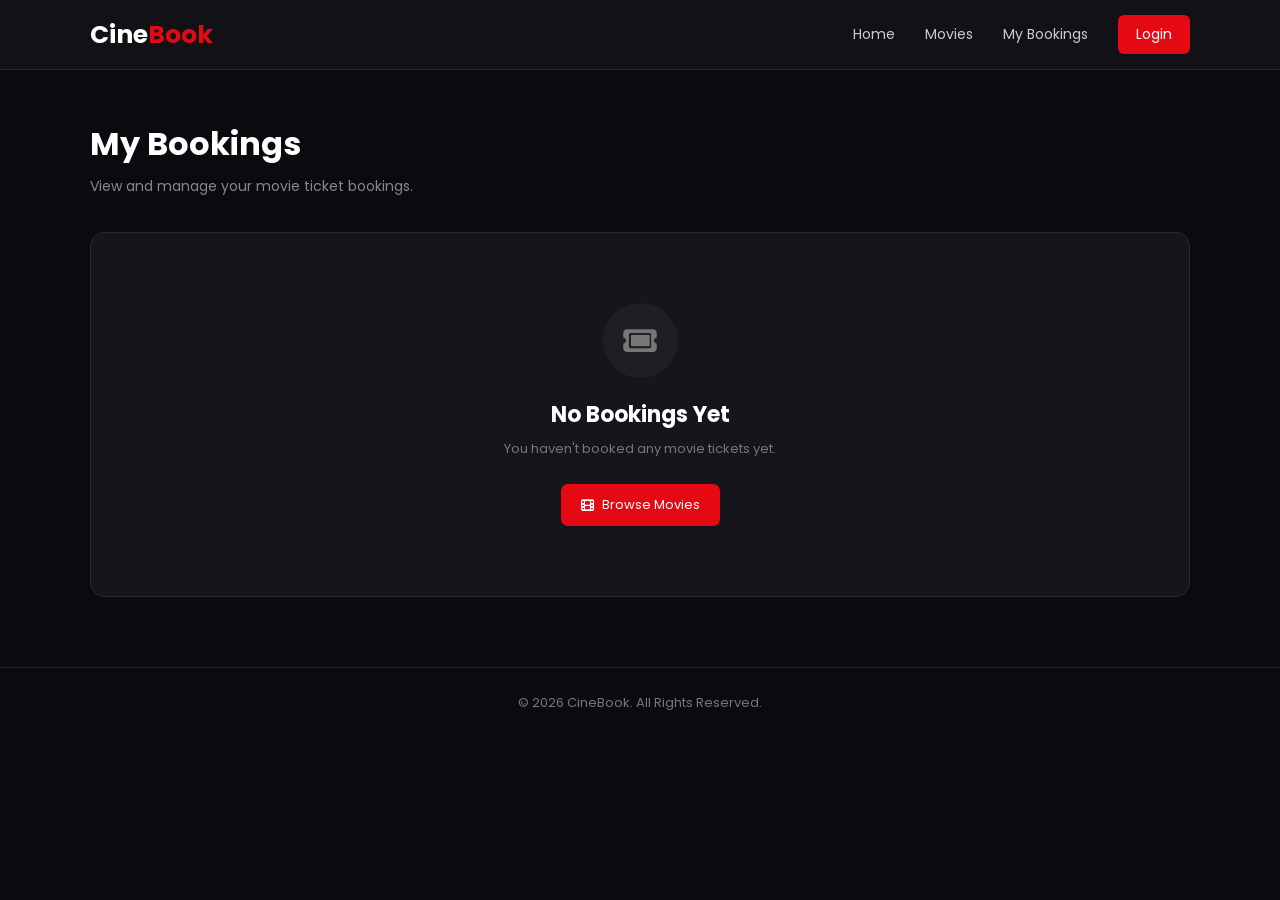
<file: bookings.html>
<!DOCTYPE html>
<html lang="en">
<head>
    <meta charset="UTF-8">
    <meta name="viewport" content="width=device-width, initial-scale=1.0">

    <title>My Bookings | CineBook</title>

    <link rel="preconnect" href="https://fonts.googleapis.com">
    <link rel="preconnect" href="https://fonts.gstatic.com" crossorigin>

    <link href="https://fonts.googleapis.com/css2?family=Poppins:wght@300;400;500;600;700&display=swap"
          rel="stylesheet">

    <link rel="stylesheet"
          href="https://cdnjs.cloudflare.com/ajax/libs/font-awesome/6.5.2/css/all.min.css">

    <style>

        * {
            margin: 0;
            padding: 0;
            box-sizing: border-box;
        }

        body {
            font-family: "Poppins", sans-serif;
            background: #0b0b0f;
            color: #fff;
            min-height: 100vh;
        }

        /* ================= NAVBAR ================= */

        .navbar {
            height: 70px;
            background: #111116;
            border-bottom: 1px solid #29292f;

            display: flex;
            align-items: center;
            justify-content: space-between;

            padding: 0 7%;
        }

        .logo {
            color: #fff;
            text-decoration: none;
            font-size: 25px;
            font-weight: 700;
        }

        .logo span {
            color: #e50914;
        }

        .nav-links {
            display: flex;
            align-items: center;
            gap: 30px;
        }

        .nav-links a {
            color: #ccc;
            text-decoration: none;
            font-size: 14px;
            transition: 0.3s;
        }

        .nav-links a:hover {
            color: #e50914;
        }

        .nav-btn {
            background: #e50914;
            color: white !important;
            padding: 9px 18px;
            border-radius: 6px;
        }

        /* ================= PAGE ================= */

        .page {
            width: 90%;
            max-width: 1100px;
            margin: auto;
            padding: 50px 0 70px;
        }

        .page-header {
            margin-bottom: 35px;
        }

        .page-header h1 {
            font-size: 32px;
            margin-bottom: 8px;
        }

        .page-header p {
            color: #888;
            font-size: 14px;
        }

        /* ================= BOOKING CARD ================= */

        .booking-card {
            background: #15151b;
            border: 1px solid #29292f;
            border-radius: 14px;
            overflow: hidden;
            margin-bottom: 25px;
            transition: 0.3s;
        }

        .booking-card:hover {
            border-color: #444;
            transform: translateY(-2px);
        }

        .booking-top {
            display: flex;
            justify-content: space-between;
            align-items: center;

            padding: 18px 25px;

            border-bottom: 1px solid #29292f;
            background: #121217;
        }

        .booking-id {
            font-size: 13px;
            color: #999;
        }

        .booking-id strong {
            color: #fff;
        }

        .status {
            padding: 6px 12px;
            border-radius: 20px;

            background: rgba(34, 197, 94, 0.12);
            color: #22c55e;

            font-size: 11px;
            font-weight: 600;
        }

        /* ================= BOOKING BODY ================= */

        .booking-body {
            display: grid;
            grid-template-columns: 130px 1fr auto;
            gap: 25px;

            padding: 25px;
            align-items: center;
        }

        .poster {
            width: 130px;
            height: 175px;

            border-radius: 9px;

            background:
                linear-gradient(
                    145deg,
                    #3b0a0a,
                    #e50914,
                    #160000
                );

            display: flex;
            justify-content: center;
            align-items: center;

            text-align: center;
            padding: 12px;

            font-size: 20px;
            font-weight: 700;
        }

        .movie-info h2 {
            font-size: 23px;
            margin-bottom: 15px;
        }

        .detail {
            display: flex;
            align-items: center;
            gap: 10px;

            color: #aaa;

            font-size: 13px;
            margin-bottom: 9px;
        }

        .detail i {
            width: 18px;
            color: #e50914;
        }

        .booking-info {
            display: grid;
            grid-template-columns: repeat(2, minmax(130px, 1fr));
            gap: 12px;

            margin-top: 18px;
        }

        .info-box {
            background: #101014;
            border: 1px solid #29292f;
            border-radius: 7px;
            padding: 10px 12px;
        }

        .info-box small {
            display: block;
            color: #777;
            font-size: 10px;
            margin-bottom: 3px;
        }

        .info-box strong {
            font-size: 12px;
        }

        /* ================= PRICE ================= */

        .booking-price {
            text-align: right;
            min-width: 130px;
        }

        .booking-price small {
            color: #777;
            font-size: 11px;
        }

        .booking-price h2 {
            color: #e50914;
            font-size: 25px;
            margin: 4px 0 15px;
        }

        .view-btn {
            border: 1px solid #444;
            background: transparent;
            color: white;

            padding: 9px 16px;
            border-radius: 6px;

            cursor: pointer;
            font-family: inherit;
            font-size: 12px;

            transition: 0.3s;
        }

        .view-btn:hover {
            background: #e50914;
            border-color: #e50914;
        }

        /* ================= EMPTY STATE ================= */

        .empty {
            display: none;
            text-align: center;

            background: #15151b;
            border: 1px solid #29292f;

            border-radius: 14px;

            padding: 70px 20px;
        }

        .empty-icon {
            width: 75px;
            height: 75px;

            margin: 0 auto 20px;

            border-radius: 50%;

            background: #1e1e25;

            display: flex;
            align-items: center;
            justify-content: center;

            color: #777;
            font-size: 30px;
        }

        .empty h2 {
            font-size: 22px;
            margin-bottom: 8px;
        }

        .empty p {
            color: #777;
            font-size: 13px;
            margin-bottom: 25px;
        }

        .browse-btn {
            display: inline-flex;
            align-items: center;
            gap: 8px;

            background: #e50914;
            color: white;

            text-decoration: none;

            padding: 11px 20px;
            border-radius: 7px;

            font-size: 13px;
        }

        /* ================= MODAL ================= */

        .modal {
            display: none;

            position: fixed;
            inset: 0;

            background: rgba(0, 0, 0, 0.8);

            z-index: 1000;

            align-items: center;
            justify-content: center;

            padding: 20px;
        }

        .modal.active {
            display: flex;
        }

        .modal-box {
            width: 100%;
            max-width: 550px;

            background: #15151b;
            border: 1px solid #333;

            border-radius: 14px;

            overflow: hidden;
        }

        .modal-header {
            padding: 20px 25px;

            display: flex;
            justify-content: space-between;
            align-items: center;

            border-bottom: 1px solid #29292f;
        }

        .modal-header h2 {
            font-size: 20px;
        }

        .close {
            background: none;
            border: none;

            color: #aaa;
            font-size: 20px;

            cursor: pointer;
        }

        .close:hover {
            color: #fff;
        }

        .modal-content {
            padding: 25px;
        }

        .modal-row {
            display: flex;
            justify-content: space-between;

            padding: 13px 0;

            border-bottom: 1px solid #24242a;

            font-size: 13px;
        }

        .modal-row span:first-child {
            color: #777;
        }

        .modal-row span:last-child {
            color: #fff;
            text-align: right;
        }

        .modal-total {
            display: flex;
            justify-content: space-between;

            padding-top: 20px;

            font-size: 16px;
            font-weight: 600;
        }

        .modal-total span:last-child {
            color: #e50914;
        }

        /* ================= FOOTER ================= */

        footer {
            border-top: 1px solid #222;
            text-align: center;

            padding: 25px;

            color: #777;
            font-size: 13px;
        }

        /* ================= RESPONSIVE ================= */

        @media (max-width: 800px) {

            .nav-links {
                display: none;
            }

            .booking-body {
                grid-template-columns: 100px 1fr;
            }

            .poster {
                width: 100px;
                height: 145px;
                font-size: 16px;
            }

            .booking-price {
                grid-column: 2;
                text-align: left;
            }

        }

        @media (max-width: 600px) {

            .page {
                padding-top: 35px;
            }

            .page-header h1 {
                font-size: 27px;
            }

            .booking-top {
                padding: 15px;
            }

            .booking-body {
                grid-template-columns: 1fr;
                padding: 20px;
            }

            .poster {
                width: 120px;
                height: 160px;
            }

            .booking-info {
                grid-template-columns: 1fr 1fr;
            }

            .booking-price {
                grid-column: auto;
                text-align: left;
            }

        }

    </style>
</head>

<body>


<!-- ================= NAVBAR ================= -->

<nav class="navbar">

    <a href="index.html" class="logo">
        Cine<span>Book</span>
    </a>

    <div class="nav-links">

        <a href="index.html">
            Home
        </a>

        <a href="movies.html">
            Movies
        </a>

        <a href="bookings.html">
            My Bookings
        </a>

        <a href="login.html" class="nav-btn">
            Login
        </a>

    </div>

</nav>


<!-- ================= MAIN ================= -->

<main class="page">

    <div class="page-header">

        <h1>My Bookings</h1>

        <p>
            View and manage your movie ticket bookings.
        </p>

    </div>


    <!-- ================= BOOKING LIST ================= -->

    <div id="bookingList">

        <!-- Booking will be generated by JavaScript -->

    </div>


    <!-- ================= EMPTY STATE ================= -->

    <div class="empty" id="emptyState">

        <div class="empty-icon">

            <i class="fa-solid fa-ticket"></i>

        </div>

        <h2>No Bookings Yet</h2>

        <p>
            You haven't booked any movie tickets yet.
        </p>

        <a href="movies.html" class="browse-btn">

            <i class="fa-solid fa-film"></i>

            Browse Movies

        </a>

    </div>

</main>


<!-- ================= BOOKING MODAL ================= -->

<div class="modal" id="bookingModal">

    <div class="modal-box">

        <div class="modal-header">

            <h2>Booking Details</h2>

            <button class="close" onclick="closeModal()">

                <i class="fa-solid fa-xmark"></i>

            </button>

        </div>


        <div class="modal-content">

            <div class="modal-row">

                <span>Booking ID</span>

                <span id="modalBookingId">-</span>

            </div>


            <div class="modal-row">

                <span>Movie</span>

                <span id="modalMovie">-</span>

            </div>


            <div class="modal-row">

                <span>Date</span>

                <span id="modalDate">-</span>

            </div>


            <div class="modal-row">

                <span>Time</span>

                <span id="modalTime">-</span>

            </div>


            <div class="modal-row">

                <span>Theatre</span>

                <span id="modalTheatre">-</span>

            </div>


            <div class="modal-row">

                <span>Seats</span>

                <span id="modalSeats">-</span>

            </div>


            <div class="modal-row">

                <span>Payment</span>

                <span id="modalPayment">-</span>

            </div>


            <div class="modal-total">

                <span>Total Paid</span>

                <span>
                    ₹<span id="modalAmount">0</span>
                </span>

            </div>

        </div>

    </div>

</div>


<!-- ================= FOOTER ================= -->

<footer>

    © 2026 CineBook. All Rights Reserved.

</footer>


<script>

    /* =========================================
       GET BOOKING DATA
    ========================================= */

    const bookingId =
        localStorage.getItem("bookingId");

    const movie =
        localStorage.getItem("selectedMovie");

    const date =
        localStorage.getItem("selectedDate");

    const theatre =
        localStorage.getItem("selectedTheatre");

    const time =
        localStorage.getItem("selectedTime");

    const seats =
        localStorage.getItem("selectedSeats");

    const paymentMethod =
        localStorage.getItem("paymentMethod");

    const paymentStatus =
        localStorage.getItem("paymentStatus");

    const finalAmount =
        Number(localStorage.getItem("finalAmount")) || 0;


    /* =========================================
       CHECK BOOKING
    ========================================= */

    const bookingList =
        document.getElementById("bookingList");

    const emptyState =
        document.getElementById("emptyState");


    if (
        bookingId &&
        movie &&
        date &&
        theatre &&
        time &&
        seats
    ) {

        createBooking();

    } else {

        emptyState.style.display = "block";

    }


    /* =========================================
       CREATE BOOKING CARD
    ========================================= */

    function createBooking() {

        const card =
            document.createElement("div");

        card.className =
            "booking-card";


        card.innerHTML = `

            <div class="booking-top">

                <div class="booking-id">

                    Booking ID:
                    <strong>${bookingId}</strong>

                </div>

                <div class="status">

                    <i class="fa-solid fa-circle-check"></i>

                    Confirmed

                </div>

            </div>


            <div class="booking-body">

                <div class="poster">

                    ${movie}

                </div>


                <div class="movie-info">

                    <h2>
                        ${movie}
                    </h2>


                    <div class="detail">

                        <i class="fa-solid fa-calendar"></i>

                        <span>
                            ${date}
                        </span>

                    </div>


                    <div class="detail">

                        <i class="fa-solid fa-clock"></i>

                        <span>
                            ${time}
                        </span>

                    </div>


                    <div class="detail">

                        <i class="fa-solid fa-location-dot"></i>

                        <span>
                            ${theatre}
                        </span>

                    </div>


                    <div class="booking-info">

                        <div class="info-box">

                            <small>SEATS</small>

                            <strong>
                                ${seats}
                            </strong>

                        </div>


                        <div class="info-box">

                            <small>PAYMENT</small>

                            <strong>
                                ${paymentMethod || "UPI"}
                            </strong>

                        </div>

                    </div>

                </div>


                <div class="booking-price">

                    <small>
                        Amount Paid
                    </small>

                    <h2>
                        ₹${finalAmount}
                    </h2>

                    <button
                        class="view-btn"
                        onclick="openBooking()">

                        <i class="fa-solid fa-eye"></i>

                        View Details

                    </button>

                </div>

            </div>
        `;


        bookingList.appendChild(card);

    }


    /* =========================================
       OPEN BOOKING MODAL
    ========================================= */

    function openBooking() {

        document.getElementById("modalBookingId")
            .textContent =
            bookingId || "-";


        document.getElementById("modalMovie")
            .textContent =
            movie || "-";


        document.getElementById("modalDate")
            .textContent =
            date || "-";


        document.getElementById("modalTime")
            .textContent =
            time || "-";


        document.getElementById("modalTheatre")
            .textContent =
            theatre || "-";


        document.getElementById("modalSeats")
            .textContent =
            seats || "-";


        document.getElementById("modalPayment")
            .textContent =
            paymentMethod || "UPI";


        document.getElementById("modalAmount")
            .textContent =
            finalAmount;


        document.getElementById("bookingModal")
            .classList.add("active");

    }


    /* =========================================
       CLOSE MODAL
    ========================================= */

    function closeModal() {

        document.getElementById("bookingModal")
            .classList.remove("active");

    }


    /* =========================================
       CLOSE WHEN CLICKING OUTSIDE
    ========================================= */

    document.getElementById("bookingModal")
        .addEventListener("click", function(event) {

            if (event.target === this) {

                closeModal();

            }

        });


</script>

</body>
</html>
</file>
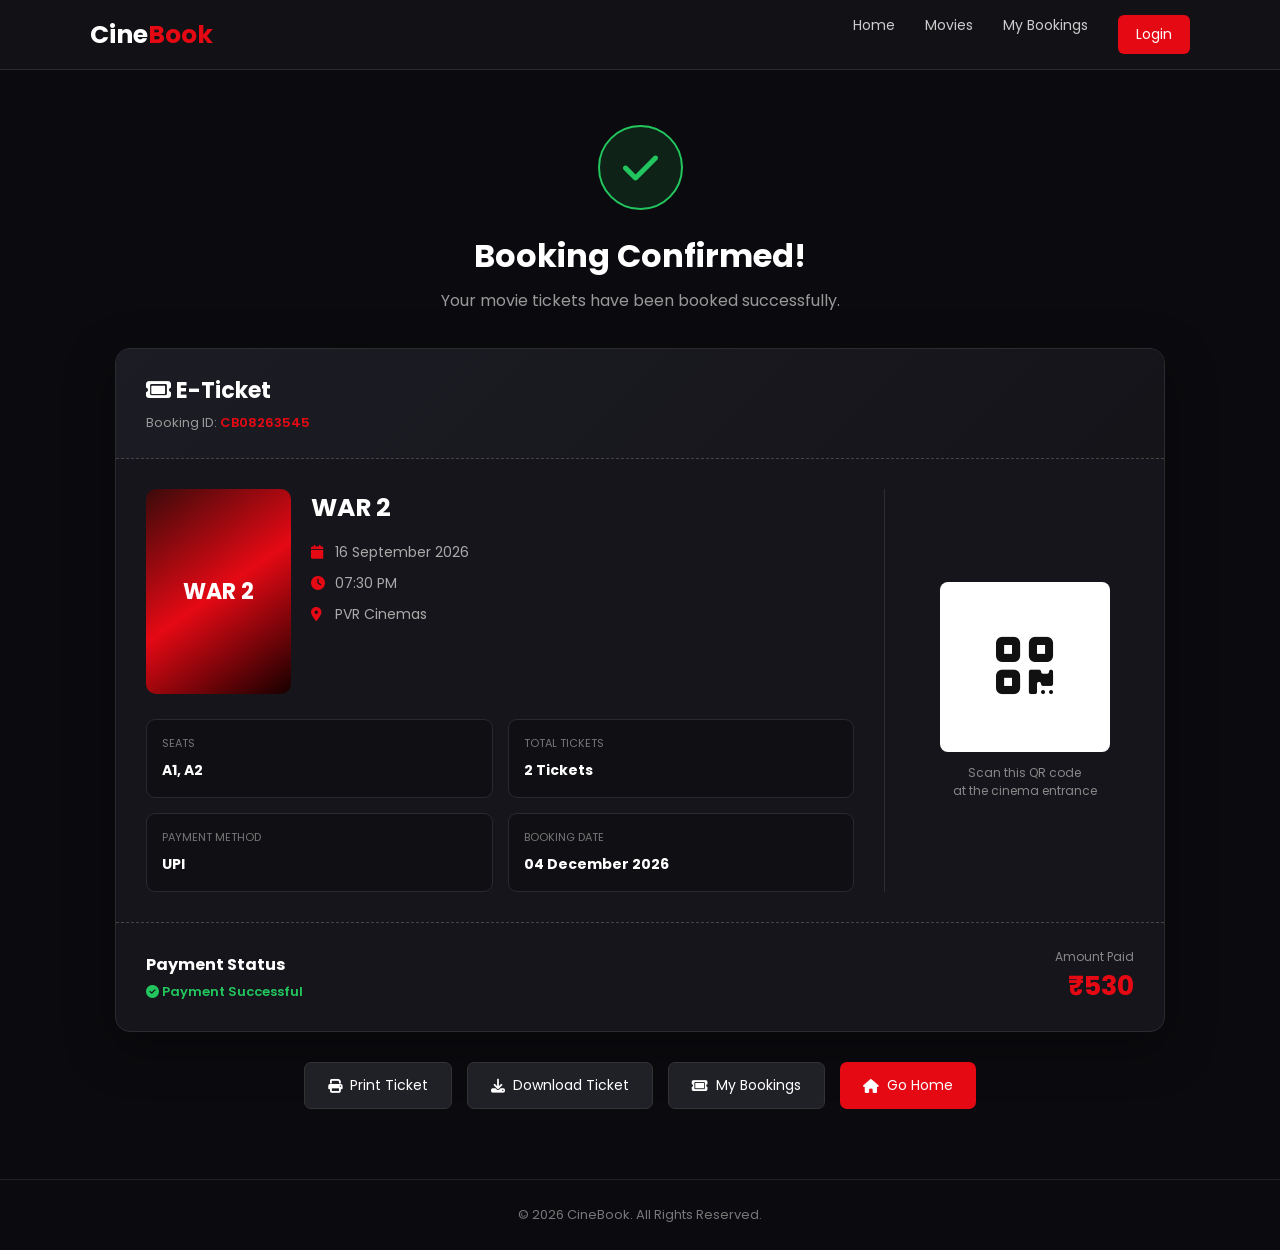
<file: confirmation.html>
<!DOCTYPE html>
<html lang="en">
<head>
    <meta charset="UTF-8">
    <meta name="viewport" content="width=device-width, initial-scale=1.0">

    <title>Booking Confirmed | CineBook</title>

    <link rel="preconnect" href="https://fonts.googleapis.com">
    <link rel="preconnect" href="https://fonts.gstatic.com" crossorigin>
    <link href="https://fonts.googleapis.com/css2?family=Poppins:wght@300;400;500;600;700&display=swap" rel="stylesheet">

    <link rel="stylesheet"
          href="https://cdnjs.cloudflare.com/ajax/libs/font-awesome/6.5.2/css/all.min.css">

    <style>

        * {
            margin: 0;
            padding: 0;
            box-sizing: border-box;
        }

        body {
            font-family: "Poppins", sans-serif;
            background: #0b0b0f;
            color: #ffffff;
            min-height: 100vh;
        }

        /* ================= NAVBAR ================= */

        .navbar {
            height: 70px;
            background: #111116;
            border-bottom: 1px solid #29292f;

            display: flex;
            align-items: center;
            justify-content: space-between;

            padding: 0 7%;
        }

        .logo {
            font-size: 25px;
            font-weight: 700;
            color: #ffffff;
            text-decoration: none;
        }

        .logo span {
            color: #e50914;
        }

        .nav-links {
            display: flex;
            gap: 30px;
        }

        .nav-links a {
            color: #cccccc;
            text-decoration: none;
            font-size: 14px;
            transition: 0.3s;
        }

        .nav-links a:hover {
            color: #e50914;
        }

        .nav-btn {
            background: #e50914;
            color: white !important;
            padding: 9px 18px;
            border-radius: 6px;
        }

        /* ================= MAIN ================= */

        .container {
            width: 90%;
            max-width: 1050px;
            margin: auto;
        }

        .confirmation-wrapper {
            padding: 55px 0 70px;
        }

        /* ================= SUCCESS ================= */

        .success-box {
            text-align: center;
            margin-bottom: 35px;
        }

        .success-icon {
            width: 85px;
            height: 85px;

            margin: auto;

            border-radius: 50%;

            background: rgba(34, 197, 94, 0.12);
            border: 2px solid #22c55e;

            display: flex;
            align-items: center;
            justify-content: center;

            font-size: 40px;
            color: #22c55e;

            animation: pop 0.5s ease;
        }

        @keyframes pop {
            0% {
                transform: scale(0.5);
                opacity: 0;
            }

            100% {
                transform: scale(1);
                opacity: 1;
            }
        }

        .success-box h1 {
            margin-top: 22px;
            font-size: 32px;
        }

        .success-box p {
            color: #999;
            margin-top: 8px;
        }

        /* ================= TICKET ================= */

        .ticket {
            background: #15151b;
            border: 1px solid #2b2b32;
            border-radius: 15px;
            overflow: hidden;
            box-shadow: 0 15px 50px rgba(0, 0, 0, 0.35);
        }

        .ticket-header {
            padding: 25px 30px;

            background: linear-gradient(
                135deg,
                #1c1c24,
                #141419
            );

            border-bottom: 1px dashed #444;
        }

        .ticket-header h2 {
            font-size: 22px;
        }

        .booking-id {
            margin-top: 6px;
            color: #999;
            font-size: 13px;
        }

        .booking-id span {
            color: #e50914;
            font-weight: 600;
        }

        /* ================= TICKET CONTENT ================= */

        .ticket-content {
            display: grid;
            grid-template-columns: 1fr 250px;
            gap: 30px;
            padding: 30px;
        }

        .movie-info {
            display: flex;
            gap: 20px;
        }

        .poster {
            width: 145px;
            height: 205px;

            border-radius: 10px;

            background:
                linear-gradient(
                    145deg,
                    #3b0a0a,
                    #e50914,
                    #160000
                );

            display: flex;
            align-items: center;
            justify-content: center;

            text-align: center;

            padding: 15px;

            flex-shrink: 0;
        }

        .poster span {
            font-size: 22px;
            font-weight: 700;
        }

        .movie-details h3 {
            font-size: 25px;
            margin-bottom: 15px;
        }

        .movie-details p {
            color: #aaa;
            font-size: 14px;
            margin-bottom: 10px;
        }

        .movie-details i {
            width: 20px;
            color: #e50914;
        }

        /* ================= INFO GRID ================= */

        .info-grid {
            display: grid;
            grid-template-columns: repeat(2, 1fr);
            gap: 15px;
            margin-top: 25px;
        }

        .info-box {
            background: #101014;
            border: 1px solid #29292f;
            padding: 15px;
            border-radius: 9px;
        }

        .info-box small {
            display: block;
            color: #777;
            font-size: 11px;
            margin-bottom: 5px;
        }

        .info-box strong {
            font-size: 14px;
        }

        /* ================= QR ================= */

        .qr-section {
            border-left: 1px solid #2c2c32;

            padding-left: 30px;

            display: flex;
            flex-direction: column;
            align-items: center;
            justify-content: center;
        }

        .qr-code {
            width: 170px;
            height: 170px;

            background: white;

            border-radius: 8px;

            display: flex;
            align-items: center;
            justify-content: center;

            color: #111;

            font-size: 65px;
        }

        .qr-section p {
            color: #888;
            font-size: 12px;
            text-align: center;
            margin-top: 12px;
        }

        /* ================= PAYMENT ================= */

        .payment-section {
            padding: 25px 30px;

            border-top: 1px dashed #444;

            display: flex;
            justify-content: space-between;
            align-items: center;
        }

        .payment-info p {
            color: #999;
            font-size: 13px;
            margin-top: 5px;
        }

        .payment-status {
            color: #22c55e !important;
            font-weight: 600;
        }

        .amount {
            text-align: right;
        }

        .amount small {
            color: #888;
            display: block;
            font-size: 12px;
        }

        .amount h2 {
            color: #e50914;
            font-size: 27px;
        }

        /* ================= ACTION BUTTONS ================= */

        .actions {
            display: flex;
            justify-content: center;
            gap: 15px;
            margin-top: 30px;
            flex-wrap: wrap;
        }

        .btn {
            border: none;
            padding: 12px 23px;
            border-radius: 7px;

            font-family: inherit;
            font-size: 14px;

            cursor: pointer;
            text-decoration: none;

            display: inline-flex;
            align-items: center;
            gap: 8px;

            transition: 0.3s;
        }

        .btn-primary {
            background: #e50914;
            color: white;
        }

        .btn-primary:hover {
            background: #ff1c27;
            transform: translateY(-2px);
        }

        .btn-secondary {
            background: #202027;
            border: 1px solid #333;
            color: white;
        }

        .btn-secondary:hover {
            background: #2b2b34;
        }

        /* ================= FOOTER ================= */

        footer {
            border-top: 1px solid #222;
            text-align: center;
            padding: 25px;
            color: #777;
            font-size: 13px;
        }

        /* ================= RESPONSIVE ================= */

        @media (max-width: 800px) {

            .nav-links {
                display: none;
            }

            .ticket-content {
                grid-template-columns: 1fr;
            }

            .qr-section {
                border-left: none;
                border-top: 1px solid #2c2c32;
                padding-left: 0;
                padding-top: 25px;
            }

        }

        @media (max-width: 600px) {

            .confirmation-wrapper {
                padding-top: 35px;
            }

            .success-box h1 {
                font-size: 26px;
            }

            .ticket-header,
            .ticket-content,
            .payment-section {
                padding: 20px;
            }

            .movie-info {
                flex-direction: column;
            }

            .poster {
                width: 130px;
                height: 180px;
            }

            .info-grid {
                grid-template-columns: 1fr;
            }

            .payment-section {
                flex-direction: column;
                align-items: flex-start;
                gap: 20px;
            }

            .amount {
                text-align: left;
            }

            .actions {
                flex-direction: column;
            }

            .btn {
                width: 100%;
                justify-content: center;
            }
        }

    </style>
</head>

<body>

<!-- ================= NAVBAR ================= -->

<nav class="navbar">

    <a href="index.html" class="logo">
        Cine<span>Book</span>
    </a>

    <div class="nav-links">
        <a href="index.html">Home</a>
        <a href="movies.html">Movies</a>
        <a href="bookings.html">My Bookings</a>
        <a href="login.html" class="nav-btn">Login</a>
    </div>

</nav>


<!-- ================= MAIN ================= -->

<main class="confirmation-wrapper">

    <div class="container">

        <!-- SUCCESS -->

        <div class="success-box">

            <div class="success-icon">
                <i class="fa-solid fa-check"></i>
            </div>

            <h1>Booking Confirmed!</h1>

            <p>
                Your movie tickets have been booked successfully.
            </p>

        </div>


        <!-- ================= TICKET ================= -->

        <div class="ticket">

            <!-- HEADER -->

            <div class="ticket-header">

                <h2>
                    <i class="fa-solid fa-ticket"></i>
                    E-Ticket
                </h2>

                <div class="booking-id">
                    Booking ID:
                    <span id="bookingId">CB000000</span>
                </div>

            </div>


            <!-- CONTENT -->

            <div class="ticket-content">

                <!-- MOVIE -->

                <div>

                    <div class="movie-info">

                        <div class="poster">
                            <span id="posterMovie">
                                WAR 2
                            </span>
                        </div>

                        <div class="movie-details">

                            <h3 id="movieName">
                                WAR 2
                            </h3>

                            <p>
                                <i class="fa-solid fa-calendar"></i>
                                <span id="movieDate">
                                    16 September 2026
                                </span>
                            </p>

                            <p>
                                <i class="fa-solid fa-clock"></i>
                                <span id="movieTime">
                                    07:30 PM
                                </span>
                            </p>

                            <p>
                                <i class="fa-solid fa-location-dot"></i>
                                <span id="theatreName">
                                    PVR Cinemas
                                </span>
                            </p>

                        </div>

                    </div>


                    <!-- INFO -->

                    <div class="info-grid">

                        <div class="info-box">

                            <small>SEATS</small>

                            <strong id="seatNumbers">
                                A1, A2
                            </strong>

                        </div>


                        <div class="info-box">

                            <small>TOTAL TICKETS</small>

                            <strong id="ticketCount">
                                2 Tickets
                            </strong>

                        </div>


                        <div class="info-box">

                            <small>PAYMENT METHOD</small>

                            <strong id="paymentMethod">
                                UPI
                            </strong>

                        </div>


                        <div class="info-box">

                            <small>BOOKING DATE</small>

                            <strong id="bookingDate">
                                16 September 2026
                            </strong>

                        </div>

                    </div>

                </div>


                <!-- QR -->

                <div class="qr-section">

                    <div class="qr-code">

                        <i class="fa-solid fa-qrcode"></i>

                    </div>

                    <p>
                        Scan this QR code<br>
                        at the cinema entrance
                    </p>

                </div>

            </div>


            <!-- PAYMENT -->

            <div class="payment-section">

                <div class="payment-info">

                    <strong>
                        Payment Status
                    </strong>

                    <p class="payment-status">
                        <i class="fa-solid fa-circle-check"></i>
                        <span id="paymentStatus">
                            Payment Successful
                        </span>
                    </p>

                </div>


                <div class="amount">

                    <small>
                        Amount Paid
                    </small>

                    <h2>
                        ₹<span id="amountPaid">0</span>
                    </h2>

                </div>

            </div>

        </div>


        <!-- ACTIONS -->

        <div class="actions">

            <button class="btn btn-secondary" onclick="window.print()">

                <i class="fa-solid fa-print"></i>

                Print Ticket

            </button>


            <button class="btn btn-secondary" onclick="downloadTicket()">

                <i class="fa-solid fa-download"></i>

                Download Ticket

            </button>


            <a href="bookings.html" class="btn btn-secondary">

                <i class="fa-solid fa-ticket"></i>

                My Bookings

            </a>


            <a href="index.html" class="btn btn-primary">

                <i class="fa-solid fa-house"></i>

                Go Home

            </a>

        </div>

    </div>

</main>


<!-- ================= FOOTER ================= -->

<footer>

    © 2026 CineBook. All Rights Reserved.

</footer>


<script>

    /* =========================================
       GET BOOKING DATA FROM LOCAL STORAGE
    ========================================= */

    const movie =
        localStorage.getItem("selectedMovie") || "WAR 2";

    const date =
        localStorage.getItem("selectedDate") ||
        "16 September 2026";

    const theatre =
        localStorage.getItem("selectedTheatre") ||
        "PVR Cinemas";

    const time =
        localStorage.getItem("selectedTime") ||
        "07:30 PM";

    const seatsString =
        localStorage.getItem("selectedSeats") ||
        "A1, A2";

    const ticketPrice =
        Number(localStorage.getItem("ticketPrice")) || 250;

    const totalAmount =
        Number(localStorage.getItem("totalAmount")) || 500;

    const finalAmount =
        Number(localStorage.getItem("finalAmount")) ||
        totalAmount + 30;

    const paymentMethod =
        localStorage.getItem("paymentMethod") || "UPI";

    const paymentStatus =
        localStorage.getItem("paymentStatus") ||
        "success";

    const bookingDate =
        localStorage.getItem("bookingDate") ||
        new Date().toLocaleDateString(
            "en-IN",
            {
                day: "2-digit",
                month: "long",
                year: "numeric"
            }
        );

    let bookingId =
        localStorage.getItem("bookingId");


    /* =========================================
       GENERATE BOOKING ID IF NOT AVAILABLE
    ========================================= */

    if (!bookingId) {

        bookingId =
            "CB" +
            Date.now()
                .toString()
                .slice(-8);

        localStorage.setItem(
            "bookingId",
            bookingId
        );
    }


    /* =========================================
       DISPLAY DATA
    ========================================= */

    document.getElementById("bookingId")
        .textContent = bookingId;


    document.getElementById("movieName")
        .textContent = movie;


    document.getElementById("posterMovie")
        .textContent = movie;


    document.getElementById("movieDate")
        .textContent = date;


    document.getElementById("movieTime")
        .textContent = time;


    document.getElementById("theatreName")
        .textContent = theatre;


    document.getElementById("seatNumbers")
        .textContent = seatsString;


    /* =========================================
       TICKET COUNT
    ========================================= */

    let seatArray = [];

    if (seatsString.includes(",")) {

        seatArray = seatsString
            .split(",")
            .map(seat => seat.trim());

    } else {

        seatArray = [seatsString];

    }


    const ticketCount =
        seatArray.length;


    document.getElementById("ticketCount")
        .textContent =
        ticketCount +
        (ticketCount === 1
            ? " Ticket"
            : " Tickets");


    /* =========================================
       PAYMENT
    ========================================= */

    document.getElementById("paymentMethod")
        .textContent =
        paymentMethod;


    document.getElementById("bookingDate")
        .textContent =
        bookingDate;


    document.getElementById("amountPaid")
        .textContent =
        finalAmount;


    /* =========================================
       PAYMENT STATUS
    ========================================= */

    if (
        paymentStatus === "success" ||
        paymentStatus === "successful"
    ) {

        document.getElementById("paymentStatus")
            .textContent =
            "Payment Successful";

    } else {

        document.getElementById("paymentStatus")
            .textContent =
            "Payment Pending";

    }


    /* =========================================
       DOWNLOAD TICKET
    ========================================= */

    function downloadTicket() {

        const ticketText = `

CINEBOOK - MOVIE TICKET
==============================

Booking ID: ${bookingId}

Movie: ${movie}

Date: ${date}

Time: ${time}

Theatre: ${theatre}

Seats: ${seatsString}

Tickets: ${ticketCount}

Payment Method: ${paymentMethod}

Payment Status: Payment Successful

Amount Paid: ₹${finalAmount}

==============================

Thank you for booking with CineBook!

        `;


        const blob =
            new Blob(
                [ticketText],
                {
                    type: "text/plain"
                }
            );


        const url =
            URL.createObjectURL(blob);


        const link =
            document.createElement("a");


        link.href = url;

        link.download =
            "CineBook-Ticket-" +
            bookingId +
            ".txt";


        document.body.appendChild(link);

        link.click();

        document.body.removeChild(link);

        URL.revokeObjectURL(url);

    }

</script>

</body>
</html>
</file>
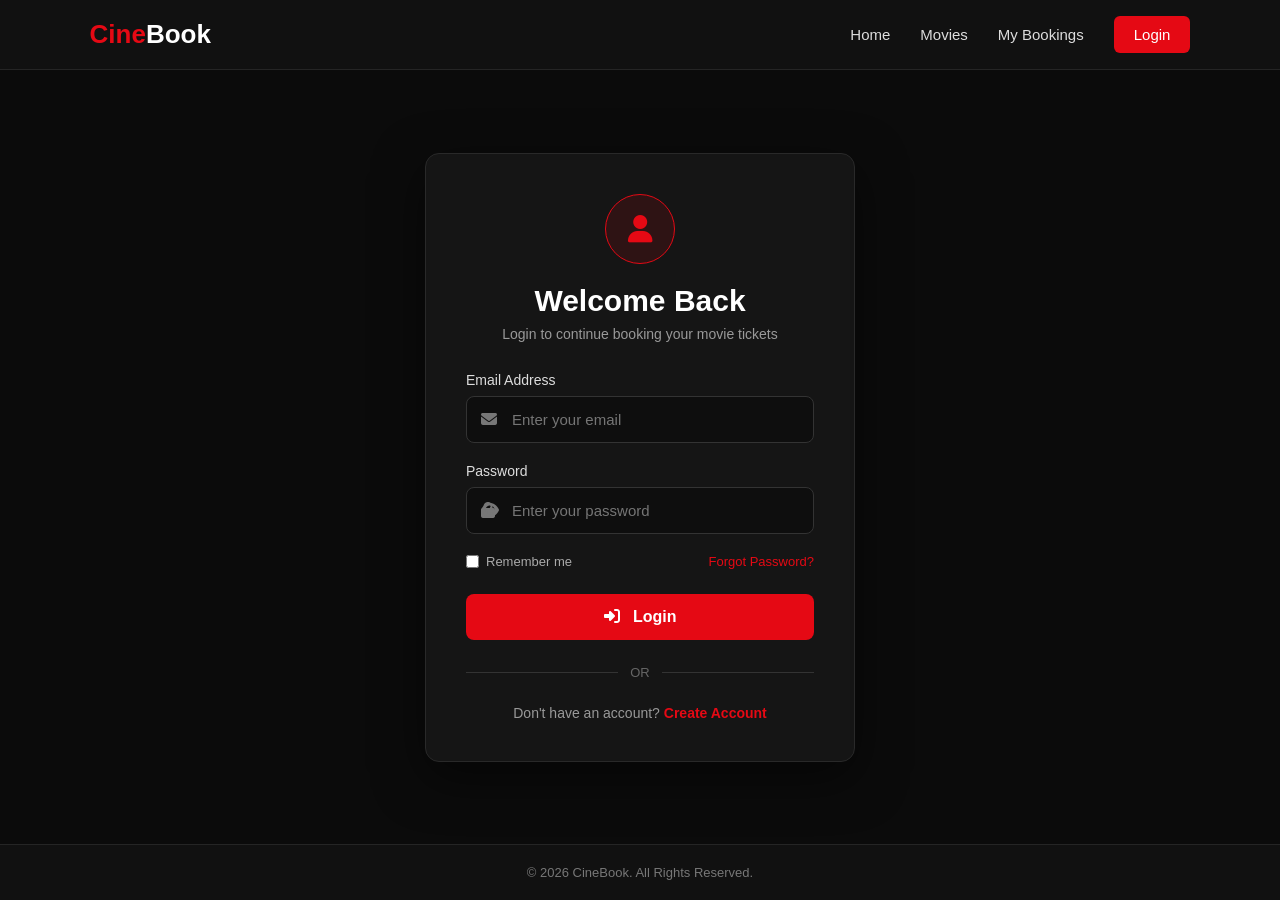
<file: login.html>
<!DOCTYPE html>
<html lang="en">
<head>
    <meta charset="UTF-8">
    <meta name="viewport" content="width=device-width, initial-scale=1.0">

    <title>Login - CineBook</title>

    <!-- Font Awesome -->
    <link rel="stylesheet"
          href="https://cdnjs.cloudflare.com/ajax/libs/font-awesome/6.5.2/css/all.min.css">

    <style>
        * {
            margin: 0;
            padding: 0;
            box-sizing: border-box;
            font-family: Arial, sans-serif;
        }

        body {
            min-height: 100vh;
            background: #0b0b0b;
            color: white;
            display: flex;
            flex-direction: column;
        }

        /* ================= NAVBAR ================= */

        .navbar {
            height: 70px;
            background: #111;
            display: flex;
            align-items: center;
            justify-content: space-between;
            padding: 0 7%;
            border-bottom: 1px solid #252525;
        }

        .logo {
            font-size: 26px;
            font-weight: bold;
            color: #e50914;
            text-decoration: none;
        }

        .logo span {
            color: white;
        }

        .nav-links {
            display: flex;
            gap: 30px;
            list-style: none;
        }

        .nav-links a {
            color: #ddd;
            text-decoration: none;
            font-size: 15px;
            transition: 0.3s;
        }

        .nav-links a:hover,
        .nav-links .active {
            color: #e50914;
        }

        .login-nav {
            background: #e50914;
            padding: 10px 20px;
            border-radius: 6px;
            color: white !important;
        }

        .login-nav:hover {
            background: #b20710;
        }

        /* ================= LOGIN ================= */

        .login-container {
            flex: 1;
            display: flex;
            justify-content: center;
            align-items: center;
            padding: 40px 20px;
        }

        .login-box {
            width: 100%;
            max-width: 430px;
            background: #151515;
            padding: 40px;
            border-radius: 14px;
            border: 1px solid #292929;
            box-shadow: 0 15px 50px rgba(0, 0, 0, 0.5);
        }

        .login-icon {
            width: 70px;
            height: 70px;
            margin: 0 auto 20px;
            background: rgba(229, 9, 20, 0.12);
            border: 1px solid #e50914;
            border-radius: 50%;
            display: flex;
            align-items: center;
            justify-content: center;
            color: #e50914;
            font-size: 28px;
        }

        .login-box h1 {
            text-align: center;
            font-size: 30px;
            margin-bottom: 8px;
        }

        .login-box .subtitle {
            text-align: center;
            color: #999;
            font-size: 14px;
            margin-bottom: 30px;
        }

        /* ================= FORM ================= */

        .form-group {
            margin-bottom: 20px;
        }

        .form-group label {
            display: block;
            margin-bottom: 8px;
            color: #ddd;
            font-size: 14px;
        }

        .input-box {
            position: relative;
        }

        .input-box i {
            position: absolute;
            left: 15px;
            top: 50%;
            transform: translateY(-50%);
            color: #777;
        }

        .input-box input {
            width: 100%;
            padding: 14px 45px;
            background: #0e0e0e;
            border: 1px solid #333;
            border-radius: 8px;
            outline: none;
            color: white;
            font-size: 15px;
            transition: 0.3s;
        }

        .input-box input:focus {
            border-color: #e50914;
            box-shadow: 0 0 8px rgba(229, 9, 20, 0.2);
        }

        .password-toggle {
            position: absolute;
            right: 15px;
            top: 50%;
            transform: translateY(-50%);
            color: #777;
            cursor: pointer;
        }

        .password-toggle:hover {
            color: white;
        }

        /* ================= OPTIONS ================= */

        .form-options {
            display: flex;
            justify-content: space-between;
            align-items: center;
            margin-bottom: 25px;
            font-size: 13px;
        }

        .remember {
            display: flex;
            align-items: center;
            gap: 7px;
            color: #aaa;
        }

        .remember input {
            accent-color: #e50914;
            cursor: pointer;
        }

        .forgot {
            color: #e50914;
            text-decoration: none;
        }

        .forgot:hover {
            text-decoration: underline;
        }

        /* ================= BUTTON ================= */

        .login-btn {
            width: 100%;
            padding: 14px;
            background: #e50914;
            border: none;
            border-radius: 8px;
            color: white;
            font-size: 16px;
            font-weight: bold;
            cursor: pointer;
            transition: 0.3s;
        }

        .login-btn:hover {
            background: #b20710;
            transform: translateY(-1px);
        }

        /* ================= DIVIDER ================= */

        .divider {
            display: flex;
            align-items: center;
            gap: 12px;
            margin: 25px 0;
            color: #666;
            font-size: 13px;
        }

        .divider::before,
        .divider::after {
            content: "";
            flex: 1;
            height: 1px;
            background: #333;
        }

        /* ================= REGISTER ================= */

        .register-text {
            text-align: center;
            color: #999;
            font-size: 14px;
        }

        .register-text a {
            color: #e50914;
            text-decoration: none;
            font-weight: bold;
        }

        .register-text a:hover {
            text-decoration: underline;
        }

        /* ================= FOOTER ================= */

        footer {
            background: #111;
            border-top: 1px solid #252525;
            text-align: center;
            padding: 20px;
            color: #777;
            font-size: 13px;
        }

        /* ================= TOAST ================= */

        .toast {
            position: fixed;
            bottom: 25px;
            right: 25px;
            background: #1d1d1d;
            border-left: 4px solid #e50914;
            color: white;
            padding: 15px 20px;
            border-radius: 6px;
            display: none;
            z-index: 999;
        }

        /* ================= RESPONSIVE ================= */

        @media (max-width: 700px) {

            .navbar {
                padding: 0 20px;
            }

            .nav-links {
                display: none;
            }

            .login-box {
                padding: 30px 22px;
            }
        }

        @media (max-width: 400px) {

            .login-box h1 {
                font-size: 25px;
            }

            .form-options {
                font-size: 12px;
            }
        }
    </style>
</head>

<body>

    <!-- ================= NAVBAR ================= -->

    <nav class="navbar">

        <a href="index.html" class="logo">
            Cine<span>Book</span>
        </a>

        <ul class="nav-links">
            <li>
                <a href="index.html">Home</a>
            </li>

            <li>
                <a href="movies.html">Movies</a>
            </li>

            <li>
                <a href="bookings.html">My Bookings</a>
            </li>

            <li>
                <a href="login.html" class="active login-nav">
                    Login
                </a>
            </li>
        </ul>

    </nav>


    <!-- ================= LOGIN SECTION ================= -->

    <main class="login-container">

        <div class="login-box">

            <div class="login-icon">
                <i class="fa-solid fa-user"></i>
            </div>

            <h1>Welcome Back</h1>

            <p class="subtitle">
                Login to continue booking your movie tickets
            </p>


            <form id="loginForm">

                <!-- Email -->

                <div class="form-group">

                    <label for="email">
                        Email Address
                    </label>

                    <div class="input-box">

                        <i class="fa-solid fa-envelope"></i>

                        <input
                            type="email"
                            id="email"
                            placeholder="Enter your email"
                            required
                        >

                    </div>

                </div>


                <!-- Password -->

                <div class="form-group">

                    <label for="password">
                        Password
                    </label>

                    <div class="input-box">

                        <i class="fa-solid fa-lock"></i>

                        <input
                            type="password"
                            id="password"
                            placeholder="Enter your password"
                            required
                        >

                        <i
                            class="fa-solid fa-eye password-toggle"
                            id="togglePassword"
                            onclick="togglePassword()">
                        </i>

                    </div>

                </div>


                <!-- Options -->

                <div class="form-options">

                    <label class="remember">

                        <input
                            type="checkbox"
                            id="remember"
                        >

                        Remember me

                    </label>

                    <a href="#" class="forgot"
                       onclick="forgotPassword()">
                        Forgot Password?
                    </a>

                </div>


                <!-- Login Button -->

                <button type="submit" class="login-btn">
                    <i class="fa-solid fa-right-to-bracket"></i>
                    &nbsp; Login
                </button>

            </form>


            <div class="divider">
                OR
            </div>


            <!-- Register -->

            <p class="register-text">

                Don't have an account?

                <a href="register.html">
                    Create Account
                </a>

            </p>

        </div>

    </main>


    <!-- ================= FOOTER ================= -->

    <footer>

        © 2026 CineBook.
        All Rights Reserved.

    </footer>


    <!-- ================= TOAST ================= -->

    <div class="toast" id="toast"></div>


    <!-- ================= JAVASCRIPT ================= -->

    <script>

        // Toggle Password
        function togglePassword() {

            const password =
                document.getElementById("password");

            const icon =
                document.getElementById("togglePassword");

            if (password.type === "password") {

                password.type = "text";

                icon.classList.remove("fa-eye");
                icon.classList.add("fa-eye-slash");

            } else {

                password.type = "password";

                icon.classList.remove("fa-eye-slash");
                icon.classList.add("fa-eye");
            }
        }


        // Toast
        function showToast(message) {

            const toast =
                document.getElementById("toast");

            toast.textContent = message;

            toast.style.display = "block";

            setTimeout(() => {

                toast.style.display = "none";

            }, 3000);
        }


        // Forgot Password
        function forgotPassword() {

            showToast(
                "Password reset will be available after backend integration."
            );
        }


        // Login
        document
            .getElementById("loginForm")
            .addEventListener("submit", function(event) {

                event.preventDefault();

                const email =
                    document.getElementById("email").value.trim();

                const password =
                    document.getElementById("password").value.trim();

                if (email === "" || password === "") {

                    showToast("Please fill all fields.");
                    return;
                }


                /*
                    FRONTEND DEMO LOGIN

                    Later this section will be replaced
                    with PHP + MySQL authentication.
                */

                localStorage.setItem("isLoggedIn", "true");
                localStorage.setItem("userEmail", email);

                showToast("Login successful!");

                setTimeout(() => {

                    window.location.href = "index.html";

                }, 1000);

            });

    </script>

</body>
</html>
</file>
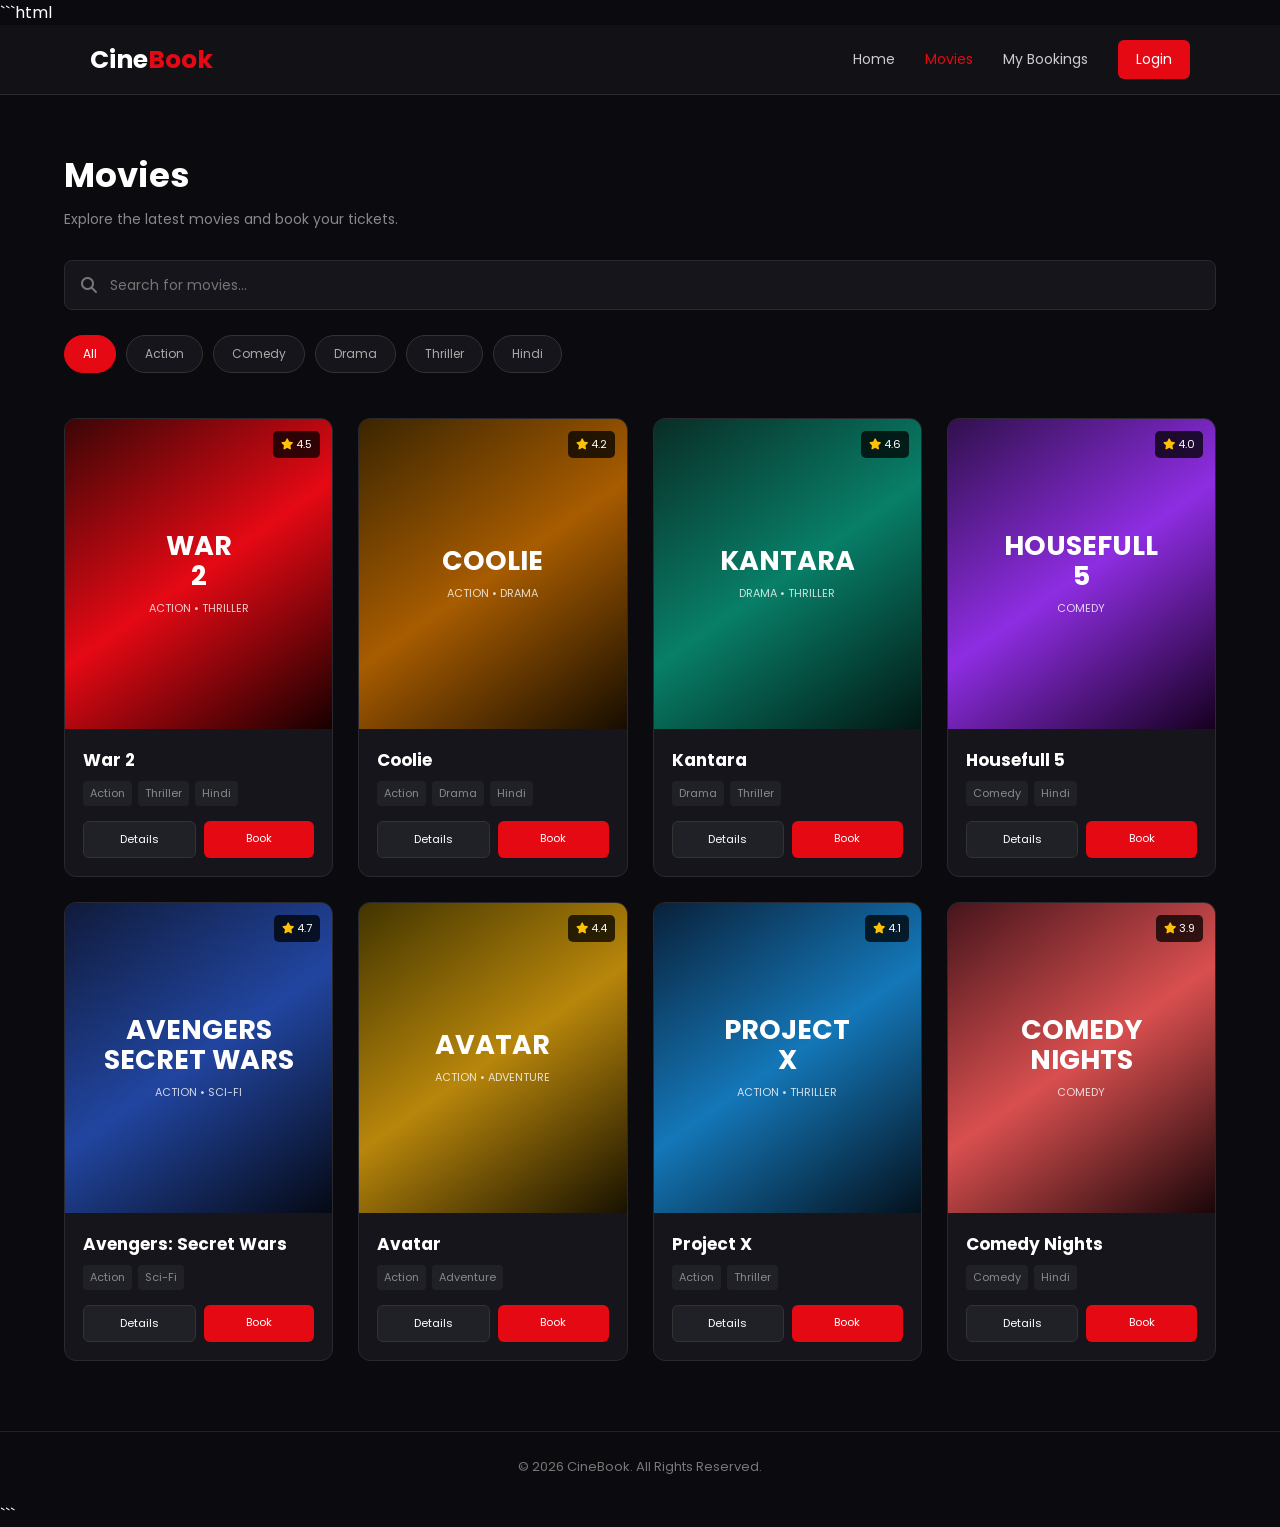
<file: movies.html>
```html
<!DOCTYPE html>
<html lang="en">
<head>
    <meta charset="UTF-8">
    <meta name="viewport" content="width=device-width, initial-scale=1.0">

    <title>Movies | CineBook</title>

    <link rel="preconnect" href="https://fonts.googleapis.com">
    <link rel="preconnect" href="https://fonts.gstatic.com" crossorigin>

    <link href="https://fonts.googleapis.com/css2?family=Poppins:wght@300;400;500;600;700&display=swap"
          rel="stylesheet">

    <link rel="stylesheet"
          href="https://cdnjs.cloudflare.com/ajax/libs/font-awesome/6.5.2/css/all.min.css">

    <style>

        * {
            margin: 0;
            padding: 0;
            box-sizing: border-box;
        }

        body {
            font-family: "Poppins", sans-serif;
            background: #0b0b0f;
            color: #fff;
        }

        /* ================= NAVBAR ================= */

        .navbar {
            height: 70px;
            background: #111116;
            border-bottom: 1px solid #29292f;

            display: flex;
            align-items: center;
            justify-content: space-between;

            padding: 0 7%;

            position: sticky;
            top: 0;
            z-index: 100;
        }

        .logo {
            color: white;
            text-decoration: none;
            font-size: 25px;
            font-weight: 700;
        }

        .logo span {
            color: #e50914;
        }

        .nav-links {
            display: flex;
            align-items: center;
            gap: 30px;
        }

        .nav-links a {
            color: #ccc;
            text-decoration: none;
            font-size: 14px;
            transition: 0.3s;
        }

        .nav-links a:hover,
        .nav-links a.active {
            color: #e50914;
        }

        .nav-btn {
            background: #e50914;
            color: white !important;
            padding: 9px 18px;
            border-radius: 6px;
        }

        /* ================= PAGE ================= */

        .container {
            width: 90%;
            max-width: 1200px;
            margin: auto;
        }

        .page-header {
            padding: 55px 0 30px;
        }

        .page-header h1 {
            font-size: 34px;
            margin-bottom: 8px;
        }

        .page-header p {
            color: #888;
            font-size: 14px;
        }

        /* ================= SEARCH ================= */

        .search-wrapper {
            margin-bottom: 25px;
            position: relative;
        }

        .search-wrapper i {
            position: absolute;
            left: 17px;
            top: 50%;
            transform: translateY(-50%);
            color: #777;
        }

        #searchInput {
            width: 100%;
            height: 50px;

            background: #15151b;
            border: 1px solid #29292f;

            border-radius: 8px;

            color: white;
            font-family: inherit;
            font-size: 14px;

            padding: 0 18px 0 45px;

            outline: none;
        }

        #searchInput:focus {
            border-color: #e50914;
        }

        /* ================= FILTER ================= */

        .filters {
            display: flex;
            gap: 10px;

            overflow-x: auto;

            padding-bottom: 10px;
            margin-bottom: 35px;
        }

        .filter-btn {
            flex-shrink: 0;

            padding: 9px 18px;

            border-radius: 20px;

            border: 1px solid #333;
            background: #15151b;

            color: #aaa;

            font-family: inherit;
            font-size: 12px;

            cursor: pointer;

            transition: 0.3s;
        }

        .filter-btn:hover,
        .filter-btn.active {
            background: #e50914;
            border-color: #e50914;
            color: white;
        }

        /* ================= MOVIE GRID ================= */

        .movie-grid {
            display: grid;

            grid-template-columns:
                repeat(4, 1fr);

            gap: 25px;

            padding-bottom: 70px;
        }

        /* ================= MOVIE CARD ================= */

        .movie-card {
            background: #15151b;

            border: 1px solid #29292f;

            border-radius: 12px;

            overflow: hidden;

            transition: 0.3s;

            position: relative;
        }

        .movie-card:hover {
            transform: translateY(-6px);
            border-color: #444;
            box-shadow:
                0 15px 35px rgba(0, 0, 0, 0.4);
        }

        /* ================= POSTER ================= */

        .poster {
            height: 310px;

            display: flex;
            align-items: center;
            justify-content: center;

            text-align: center;

            padding: 20px;

            position: relative;

            overflow: hidden;
        }

        .poster h2 {
            font-size: 27px;
            line-height: 1.1;
            text-transform: uppercase;
        }

        .poster small {
            display: block;
            margin-top: 10px;
            opacity: 0.8;
            font-size: 11px;
        }

        .poster-1 {
            background:
                linear-gradient(
                    145deg,
                    #3a0606,
                    #e50914,
                    #170000
                );
        }

        .poster-2 {
            background:
                linear-gradient(
                    145deg,
                    #3b2500,
                    #a85c00,
                    #160d00
                );
        }

        .poster-3 {
            background:
                linear-gradient(
                    145deg,
                    #092d26,
                    #087f68,
                    #021714
                );
        }

        .poster-4 {
            background:
                linear-gradient(
                    145deg,
                    #30104d,
                    #8e2de2,
                    #160020
                );
        }

        .poster-5 {
            background:
                linear-gradient(
                    145deg,
                    #101b3b,
                    #2145a0,
                    #050914
                );
        }

        .poster-6 {
            background:
                linear-gradient(
                    145deg,
                    #423500,
                    #b8860b,
                    #171100
                );
        }

        .poster-7 {
            background:
                linear-gradient(
                    145deg,
                    #09213a,
                    #1477b8,
                    #04111d
                );
        }

        .poster-8 {
            background:
                linear-gradient(
                    145deg,
                    #46151c,
                    #d94f4f,
                    #190609
                );
        }

        /* ================= RATING ================= */

        .rating {
            position: absolute;

            top: 12px;
            right: 12px;

            background: rgba(0, 0, 0, 0.75);

            padding: 5px 8px;

            border-radius: 5px;

            font-size: 11px;
        }

        .rating i {
            color: #ffc107;
        }

        /* ================= MOVIE INFO ================= */

        .movie-info {
            padding: 18px;
        }

        .movie-info h3 {
            font-size: 17px;
            margin-bottom: 8px;
        }

        .movie-meta {
            display: flex;
            flex-wrap: wrap;
            gap: 6px;

            color: #888;
            font-size: 11px;

            margin-bottom: 15px;
        }

        .movie-meta span {
            background: #202027;
            padding: 4px 7px;
            border-radius: 4px;
        }

        .movie-actions {
            display: flex;
            gap: 8px;
        }

        .details-btn,
        .book-btn {
            flex: 1;

            text-align: center;

            text-decoration: none;

            padding: 9px 5px;

            border-radius: 6px;

            font-size: 11px;

            transition: 0.3s;
        }

        .details-btn {
            background: #202027;
            color: white;
            border: 1px solid #333;
        }

        .details-btn:hover {
            background: #2c2c35;
        }

        .book-btn {
            background: #e50914;
            color: white;
        }

        .book-btn:hover {
            background: #ff1b25;
        }

        /* ================= NO RESULTS ================= */

        .no-results {
            display: none;

            text-align: center;

            padding: 70px 20px;

            color: #777;

            grid-column: 1 / -1;
        }

        .no-results i {
            font-size: 45px;
            margin-bottom: 15px;
        }

        .no-results h2 {
            color: #aaa;
            margin-bottom: 5px;
        }

        /* ================= FOOTER ================= */

        footer {
            border-top: 1px solid #222;

            text-align: center;

            padding: 25px;

            color: #777;

            font-size: 13px;
        }

        /* ================= RESPONSIVE ================= */

        @media (max-width: 1000px) {

            .movie-grid {
                grid-template-columns:
                    repeat(3, 1fr);
            }

        }

        @media (max-width: 750px) {

            .nav-links {
                display: none;
            }

            .movie-grid {
                grid-template-columns:
                    repeat(2, 1fr);
            }

        }

        @media (max-width: 500px) {

            .container {
                width: 92%;
            }

            .page-header {
                padding-top: 35px;
            }

            .page-header h1 {
                font-size: 27px;
            }

            .movie-grid {
                grid-template-columns: 1fr;
            }

            .poster {
                height: 360px;
            }

        }

    </style>
</head>


<body>


<!-- ================= NAVBAR ================= -->

<nav class="navbar">

    <a href="index.html" class="logo">
        Cine<span>Book</span>
    </a>


    <div class="nav-links">

        <a href="index.html">
            Home
        </a>

        <a href="movies.html" class="active">
            Movies
        </a>

        <a href="bookings.html">
            My Bookings
        </a>

        <a href="login.html" class="nav-btn">
            Login
        </a>

    </div>

</nav>


<!-- ================= MAIN ================= -->

<main class="container">


    <!-- PAGE HEADER -->

    <section class="page-header">

        <h1>Movies</h1>

        <p>
            Explore the latest movies and book your tickets.
        </p>

    </section>


    <!-- SEARCH -->

    <div class="search-wrapper">

        <i class="fa-solid fa-magnifying-glass"></i>

        <input
            type="text"
            id="searchInput"
            placeholder="Search for movies..."
        >

    </div>


    <!-- FILTERS -->

    <div class="filters">

        <button
            class="filter-btn active"
            data-category="all">
            All
        </button>

        <button
            class="filter-btn"
            data-category="action">
            Action
        </button>

        <button
            class="filter-btn"
            data-category="comedy">
            Comedy
        </button>

        <button
            class="filter-btn"
            data-category="drama">
            Drama
        </button>

        <button
            class="filter-btn"
            data-category="thriller">
            Thriller
        </button>

        <button
            class="filter-btn"
            data-category="hindi">
            Hindi
        </button>

    </div>


    <!-- MOVIES -->

    <section class="movie-grid" id="movieGrid">


        <!-- ================= WAR 2 ================= -->

        <div
            class="movie-card"
            data-title="war 2"
            data-category="action hindi">

            <div class="poster poster-1">

                <div>

                    <h2>WAR<br>2</h2>

                    <small>
                        ACTION • THRILLER
                    </small>

                </div>

                <div class="rating">
                    <i class="fa-solid fa-star"></i>
                    4.5
                </div>

            </div>


            <div class="movie-info">

                <h3>War 2</h3>

                <div class="movie-meta">

                    <span>Action</span>
                    <span>Thriller</span>
                    <span>Hindi</span>

                </div>


                <div class="movie-actions">

                    <a
                        href="movie-details.html"
                        class="details-btn">
                        Details
                    </a>

                    <a
                        href="theatres.html"
                        class="book-btn"
                        onclick="selectMovie('War 2')">
                        Book
                    </a>

                </div>

            </div>

        </div>


        <!-- ================= COOLIE ================= -->

        <div
            class="movie-card"
            data-title="coolie"
            data-category="action hindi">

            <div class="poster poster-2">

                <div>

                    <h2>COOLIE</h2>

                    <small>
                        ACTION • DRAMA
                    </small>

                </div>

                <div class="rating">

                    <i class="fa-solid fa-star"></i>
                    4.2

                </div>

            </div>


            <div class="movie-info">

                <h3>Coolie</h3>

                <div class="movie-meta">

                    <span>Action</span>
                    <span>Drama</span>
                    <span>Hindi</span>

                </div>


                <div class="movie-actions">

                    <a
                        href="movie-details.html"
                        class="details-btn">
                        Details
                    </a>

                    <a
                        href="theatres.html"
                        class="book-btn"
                        onclick="selectMovie('Coolie')">
                        Book
                    </a>

                </div>

            </div>

        </div>


        <!-- ================= KANTARA ================= -->

        <div
            class="movie-card"
            data-title="kantara"
            data-category="drama thriller">

            <div class="poster poster-3">

                <div>

                    <h2>KANTARA</h2>

                    <small>
                        DRAMA • THRILLER
                    </small>

                </div>

                <div class="rating">

                    <i class="fa-solid fa-star"></i>
                    4.6

                </div>

            </div>


            <div class="movie-info">

                <h3>Kantara</h3>

                <div class="movie-meta">

                    <span>Drama</span>
                    <span>Thriller</span>

                </div>


                <div class="movie-actions">

                    <a
                        href="movie-details.html"
                        class="details-btn">
                        Details
                    </a>

                    <a
                        href="theatres.html"
                        class="book-btn"
                        onclick="selectMovie('Kantara')">
                        Book
                    </a>

                </div>

            </div>

        </div>


        <!-- ================= HOUSEFULL ================= -->

        <div
            class="movie-card"
            data-title="housefull 5"
            data-category="comedy hindi">

            <div class="poster poster-4">

                <div>

                    <h2>HOUSEFULL<br>5</h2>

                    <small>
                        COMEDY
                    </small>

                </div>

                <div class="rating">

                    <i class="fa-solid fa-star"></i>
                    4.0

                </div>

            </div>


            <div class="movie-info">

                <h3>Housefull 5</h3>

                <div class="movie-meta">

                    <span>Comedy</span>
                    <span>Hindi</span>

                </div>


                <div class="movie-actions">

                    <a
                        href="movie-details.html"
                        class="details-btn">
                        Details
                    </a>

                    <a
                        href="theatres.html"
                        class="book-btn"
                        onclick="selectMovie('Housefull 5')">
                        Book
                    </a>

                </div>

            </div>

        </div>


        <!-- ================= AVENGERS ================= -->

        <div
            class="movie-card"
            data-title="avengers secret wars"
            data-category="action">

            <div class="poster poster-5">

                <div>

                    <h2>AVENGERS<br>SECRET WARS</h2>

                    <small>
                        ACTION • SCI-FI
                    </small>

                </div>

                <div class="rating">

                    <i class="fa-solid fa-star"></i>
                    4.7

                </div>

            </div>


            <div class="movie-info">

                <h3>Avengers: Secret Wars</h3>

                <div class="movie-meta">

                    <span>Action</span>
                    <span>Sci-Fi</span>

                </div>


                <div class="movie-actions">

                    <a
                        href="movie-details.html"
                        class="details-btn">
                        Details
                    </a>

                    <a
                        href="theatres.html"
                        class="book-btn"
                        onclick="selectMovie('Avengers: Secret Wars')">
                        Book
                    </a>

                </div>

            </div>

        </div>


        <!-- ================= AVATAR ================= -->

        <div
            class="movie-card"
            data-title="avatar"
            data-category="action drama">

            <div class="poster poster-6">

                <div>

                    <h2>AVATAR</h2>

                    <small>
                        ACTION • ADVENTURE
                    </small>

                </div>

                <div class="rating">

                    <i class="fa-solid fa-star"></i>
                    4.4

                </div>

            </div>


            <div class="movie-info">

                <h3>Avatar</h3>

                <div class="movie-meta">

                    <span>Action</span>
                    <span>Adventure</span>

                </div>


                <div class="movie-actions">

                    <a
                        href="movie-details.html"
                        class="details-btn">
                        Details
                    </a>

                    <a
                        href="theatres.html"
                        class="book-btn"
                        onclick="selectMovie('Avatar')">
                        Book
                    </a>

                </div>

            </div>

        </div>


        <!-- ================= PROJECT X ================= -->

        <div
            class="movie-card"
            data-title="project x"
            data-category="action thriller">

            <div class="poster poster-7">

                <div>

                    <h2>PROJECT<br>X</h2>

                    <small>
                        ACTION • THRILLER
                    </small>

                </div>

                <div class="rating">

                    <i class="fa-solid fa-star"></i>
                    4.1

                </div>

            </div>


            <div class="movie-info">

                <h3>Project X</h3>

                <div class="movie-meta">

                    <span>Action</span>
                    <span>Thriller</span>

                </div>


                <div class="movie-actions">

                    <a
                        href="movie-details.html"
                        class="details-btn">
                        Details
                    </a>

                    <a
                        href="theatres.html"
                        class="book-btn"
                        onclick="selectMovie('Project X')">
                        Book
                    </a>

                </div>

            </div>

        </div>


        <!-- ================= COMEDY NIGHTS ================= -->

        <div
            class="movie-card"
            data-title="comedy nights"
            data-category="comedy hindi">

            <div class="poster poster-8">

                <div>

                    <h2>COMEDY<br>NIGHTS</h2>

                    <small>
                        COMEDY
                    </small>

                </div>

                <div class="rating">

                    <i class="fa-solid fa-star"></i>
                    3.9

                </div>

            </div>


            <div class="movie-info">

                <h3>Comedy Nights</h3>

                <div class="movie-meta">

                    <span>Comedy</span>
                    <span>Hindi</span>

                </div>


                <div class="movie-actions">

                    <a
                        href="movie-details.html"
                        class="details-btn">
                        Details
                    </a>

                    <a
                        href="theatres.html"
                        class="book-btn"
                        onclick="selectMovie('Comedy Nights')">
                        Book
                    </a>

                </div>

            </div>

        </div>


        <!-- NO RESULTS -->

        <div class="no-results" id="noResults">

            <i class="fa-solid fa-film"></i>

            <h2>No Movies Found</h2>

            <p>
                Try searching with another movie name.
            </p>

        </div>

    </section>

</main>


<!-- ================= FOOTER ================= -->

<footer>

    © 2026 CineBook. All Rights Reserved.

</footer>


<script>

    /* =========================================
       MOVIE SEARCH
    ========================================= */

    const searchInput =
        document.getElementById("searchInput");

    const movieCards =
        document.querySelectorAll(".movie-card");

    const noResults =
        document.getElementById("noResults");

    const filterButtons =
        document.querySelectorAll(".filter-btn");


    let selectedCategory = "all";


    function filterMovies() {

        const searchText =
            searchInput.value
                .toLowerCase()
                .trim();

        let visibleMovies = 0;


        movieCards.forEach(card => {

            const title =
                card.dataset.title
                    .toLowerCase();

            const category =
                card.dataset.category
                    .toLowerCase();


            const matchesSearch =
                title.includes(searchText);


            const matchesCategory =
                selectedCategory === "all" ||
                category.includes(selectedCategory);


            if (
                matchesSearch &&
                matchesCategory
            ) {

                card.style.display = "block";

                visibleMovies++;

            } else {

                card.style.display = "none";

            }

        });


        if (visibleMovies === 0) {

            noResults.style.display = "block";

        } else {

            noResults.style.display = "none";

        }

    }


    searchInput.addEventListener(
        "input",
        filterMovies
    );


    /* =========================================
       CATEGORY FILTER
    ========================================= */

    filterButtons.forEach(button => {

        button.addEventListener(
            "click",
            function() {

                filterButtons.forEach(btn => {

                    btn.classList.remove("active");

                });


                this.classList.add("active");


                selectedCategory =
                    this.dataset.category;


                filterMovies();

            }
        );

    });


    /* =========================================
       SAVE SELECTED MOVIE
    ========================================= */

    function selectMovie(movieName) {

        localStorage.setItem(
            "selectedMovie",
            movieName
        );

    }

</script>

</body>
</html>
```
</file>
